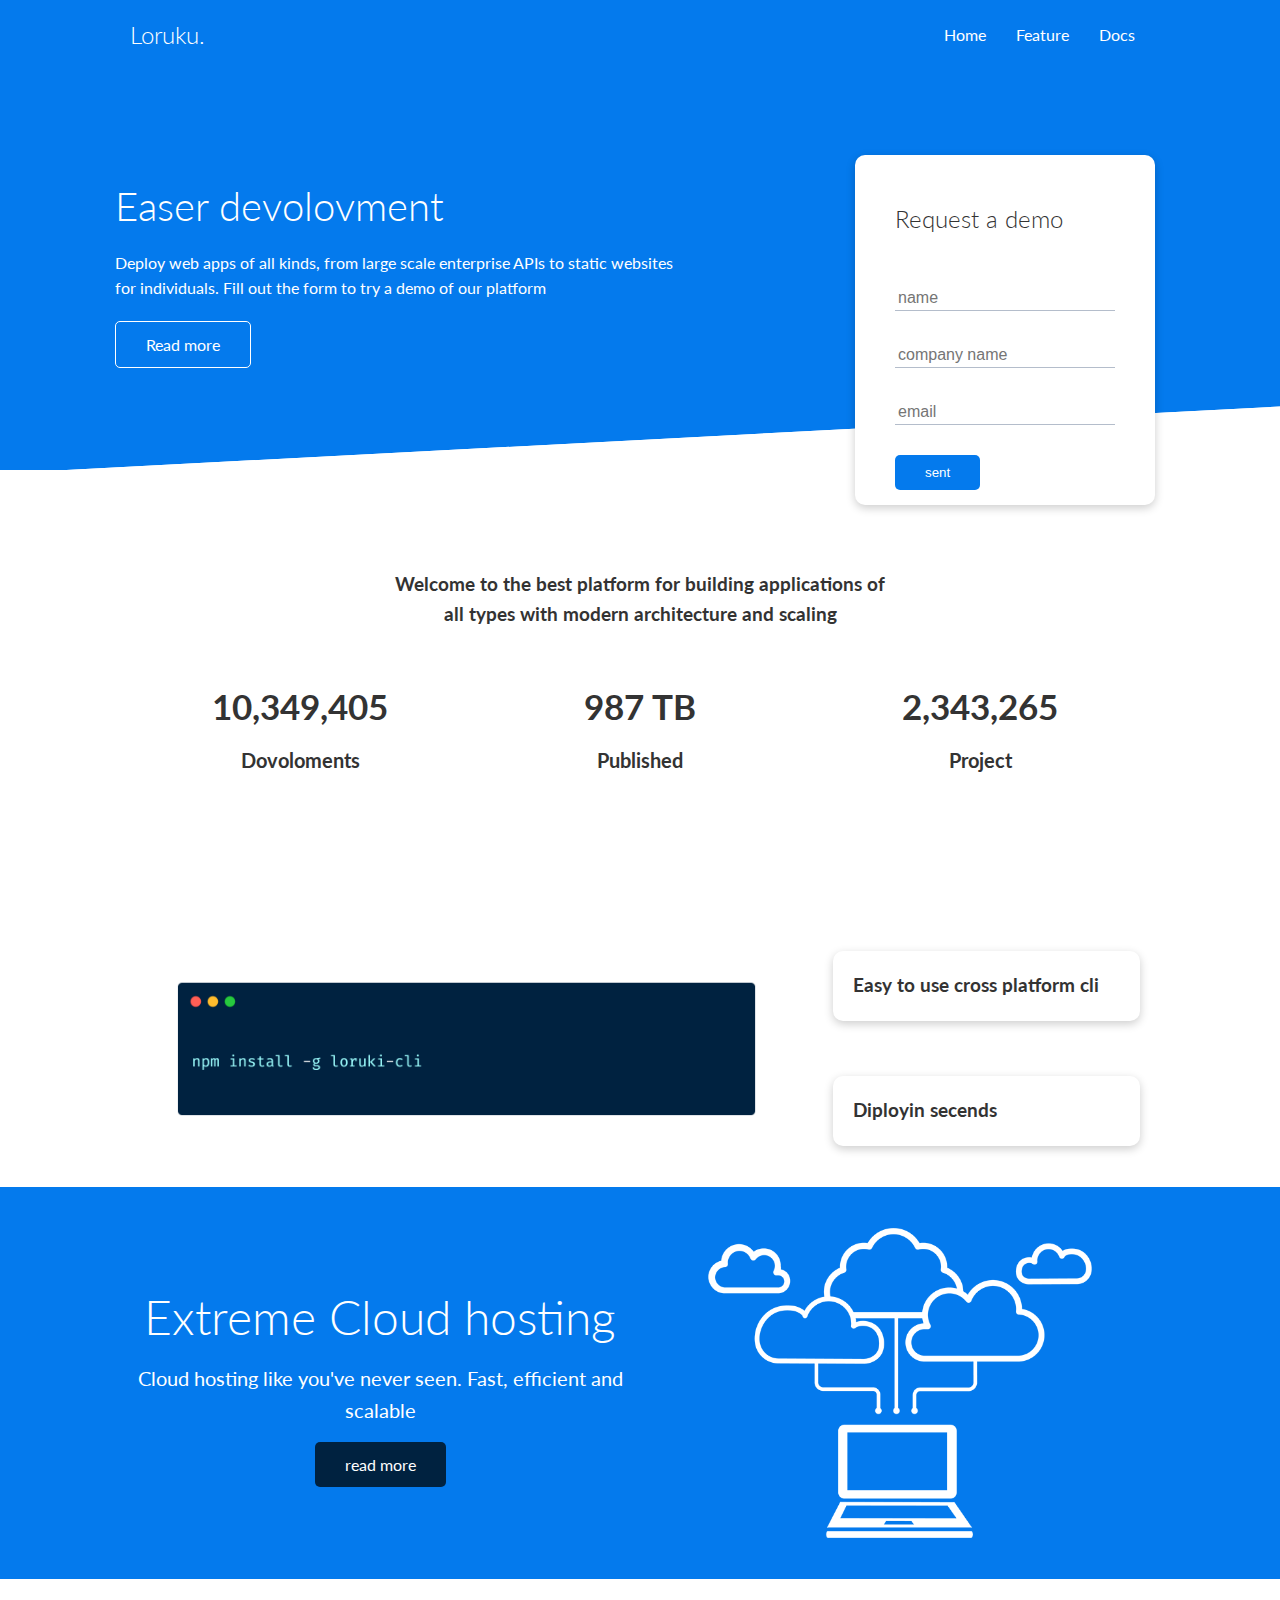
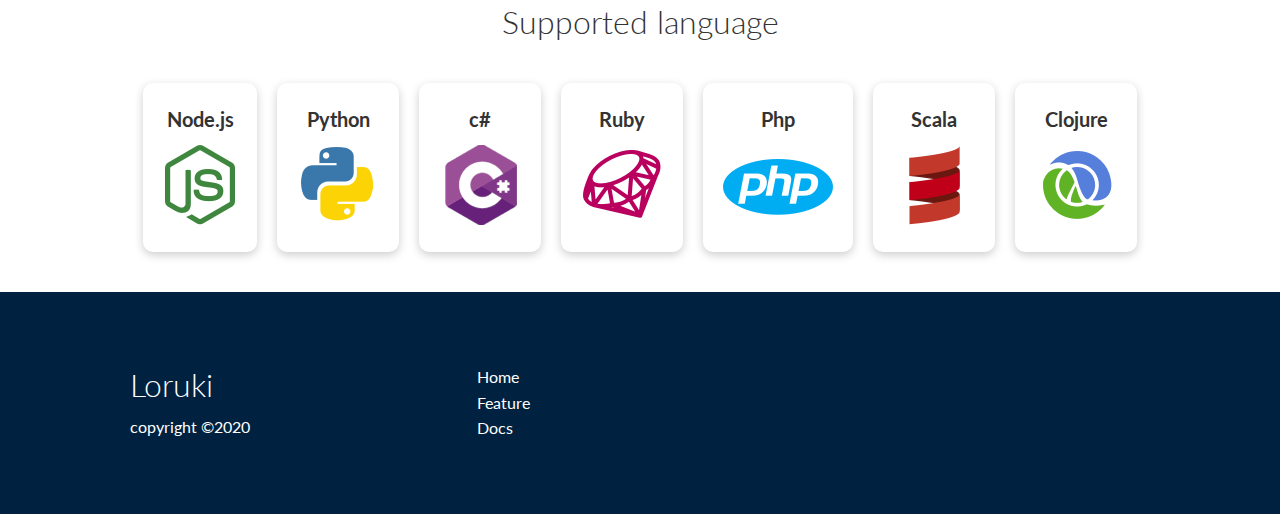
<file: index.html>
<!DOCTYPE html>
<html lang="en">

<head>
    <meta charset="UTF-8">
    <meta name="viewport" content="width=device-width, initial-scale=1.0">

    <link rel="stylesheet" href="https://cdnjs.cloudflare.com/ajax/libs/font-awesome/5.15.2/css/all.min.css"
        integrity="sha512-HK5fgLBL+xu6dm/Ii3z4xhlSUyZgTT9tuc/hSrtw6uzJOvgRr2a9jyxxT1ely+B+xFAmJKVSTbpM/CuL7qxO8w=="
        crossorigin="anonymous" />
    <link rel="stylesheet" href="utilitis.css">
    <link rel="stylesheet" href="css/style.css">

    <title>loruki</title>
</head>

<body>

    <!-- navar -->

    <div class="navbar">
        <div class="container flex">
            <h2 class="logo"> Loruku.</h2>

            <nav>
                <ul>
                    <li><a href="index.html">Home</a></li>
                    <li><a href="feature.html">Feature</a></li>
                    <li><a href="docs.html">Docs</a></li>
                </ul>
            </nav>
        </div>
    </div>

    <!-- showcase -->
    <section class="showcase">
        <div class="container grid">
            <div class="showcase-text">
                <h1>Easer devolovment </h1>
                <p>Deploy web apps of all kinds, from large scale enterprise APIs to static websites for individuals.
                    Fill out the form to
                    try a demo of our platform
                </p>
                <a href="feature.html" class="btn btn-outline">Read more</a>
            </div>

            <div class="showcase-form card">
                <h2>Request a demo</h2>
                <form netlify-honeypot="bot-field" name="contact" method="POST" data-netlify="true">
                    <input type="hidden" name="form-name" value="contact">
                    <p class="hidden">
                        <label>Don’t fill this out if you’re human: <input name="bot-field" /></label>
                    </p>
                    <div class="form-control">
                        <input type="text" name="name" placeholder="name" required>
                    </div>
                    <div class="form-control">
                        <input type="text" name="company" placeholder="company name" required>
                    </div>
                    <div class="form-control">
                        <input type="email" name="email" placeholder="email " required>
                    </div>
                    <input type="submit" value="sent" class="btn btn-primary">
                </form>
            </div>

        </div>
    </section>

    <!-- stats -->
    <section class="stats">
        <div class="container">
            <h3 class="stats-heading text-center my-1">Welcome to the best platform for building applications of all
                types with modern architecture and scaling</h3>

            <div class="grid grid-3 text-center my-4">
                <div>
                    <i class="fas fa-server fa-3x"></i>

                    <h3>10,349,405</h3>
                    <p class="text-secondary">Dovoloments</p>
                </div>
                <div>
                    <i class="fas fa-upload fa-3x"></i>
                    <h3>987 TB</h3>
                    <p class="text-secondary">Published</p>
                </div>
                <div>
                    <i class="fas fa-project-diagram fa-3x"></i>
                    <h3>2,343,265</h3>
                    <p class="text-secondary">Project</p>
                </div>

            </div>
        </div>
    </section>

    <!-- cli -->

    <section class="cli">
        <div class="container grid">
            <img src="images/cli.png" alt="">
            <div class="card">
                <h3>Easy to use cross platform cli</h3>
            </div>
            <div class="card">
                <h3>Diployin secends </h3>
            </div>

        </div>
    </section>
    <!-- cloud -->

    <section class="cloud bg-primary my-2 py-2">
        <div class="container grid">
            <div class="text-center">
                <h2 class="lg">Extreme Cloud hosting</h2>
                <p class="lead my-1">Cloud hosting like you've never seen. Fast, efficient and scalable</p>
                <a href="feature.html" class="btn btn-dark">read more </a>
            </div>

            <img src="images/cloud.png" alt="">
        </div>
    </section>
    <!-- language -->

    <section class="language">
        <h2 class="md text-center my-2">Supported language</h2>

        <div class="container flex">
            <div class="card">
                <h4>Node.js</h4>
                <img src="images/logos/node.png">
            </div>


            <div class="card">
                <h4>Python</h4>
                <img src="images/logos/python.png">
            </div>


            <div class="card">
                <h4>c#</h4>
                <img src="images/logos/csharp.png">
            </div>


            <div class="card">
                <h4>Ruby</h4>
                <img src="images/logos/ruby.png">
            </div>


            <div class="card">
                <h4>Php</h4>
                <img src="images/logos/php.png">
            </div>


            <div class="card">
                <h4>Scala</h4>
                <img src="images/logos/scala.png">
            </div>


            <div class="card">
                <h4>
                    Clojure
                </h4>
                <img src="images/logos/clojure.png">
            </div>
        </div>
    </section>

    <footer class="footer bg-dark py-5">
        <div class="container grid grid-3">
            <div>
                <h1>Loruki</h1>
                <p>copyright &copy;2020</p>
            </div>

            <nav>
                <ul>
                    <li><a href="index.html">Home</a></li>
                    <li><a href="feature.html">Feature</a></li>
                    <li><a href="docs.html">Docs</a></li>

                </ul>
            </nav>

            <div class="social">
                <a href="#"><i class="fab fa-github fa-2x"></i></a>
                <a href="#"><i class="fab fa-twitter fa-2x"></i></a>
                <a href="#"><i class="fab fa-facebook fa-2x"></i></a>
                <a href="#"><i class="fab fa-instagram fa-2x"></i></a>
            </div>
        </div>
    </footer>

</body>

</html>
</file>
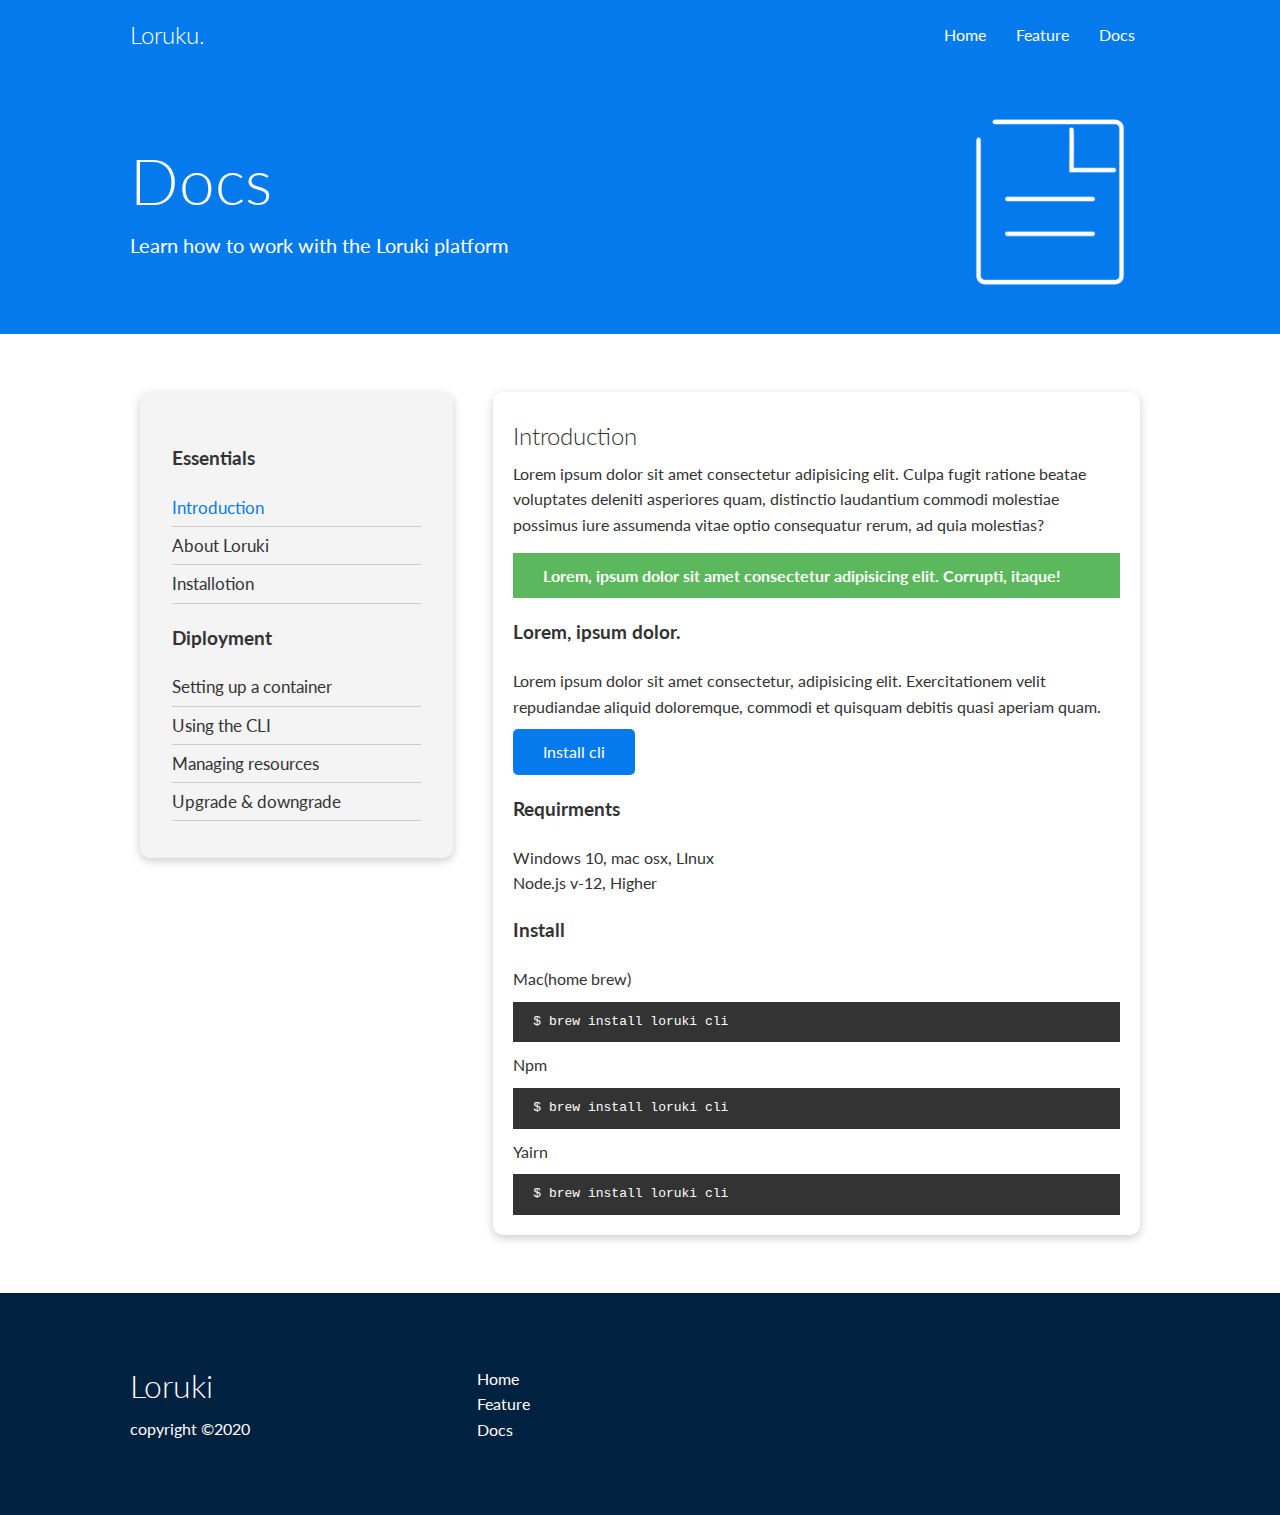
<file: docs.html>
<!DOCTYPE html>
<html lang="en">

<head>
    <meta charset="UTF-8">
    <meta name="viewport" content="width=device-width, initial-scale=1.0">

    <link rel="stylesheet" href="https://cdnjs.cloudflare.com/ajax/libs/font-awesome/5.15.2/css/all.min.css"
        integrity="sha512-HK5fgLBL+xu6dm/Ii3z4xhlSUyZgTT9tuc/hSrtw6uzJOvgRr2a9jyxxT1ely+B+xFAmJKVSTbpM/CuL7qxO8w=="
        crossorigin="anonymous" />
    <link rel="stylesheet" href="utilitis.css">
    <link rel="stylesheet" href="css/style.css">

    <title>loruki</title>
</head>

<body>

    <!-- navar -->

    <div class="navbar">
        <div class="container flex">
            <h2 class="logo"> Loruku.</h2>

            <nav>
                <ul>
                    <li><a href="index.html">Home</a></li>
                    <li><a href="feature.html">Feature</a></li>
                    <li><a href="docs.html">Docs</a></li>
                </ul>
            </nav>
        </div>
    </div>

    <!-- head -->
    <section class="docs-head bg-primary py-3">
        <div class="container grid">
            <div>
                <h1 class="xl">Docs</h1>
                <P class="lead"> Learn how to work with the Loruki platform
                </P>
            </div>
            <img src="images/docs.png" alt="">
        </div>

    </section>

    <!-- docs main -->

    <section class="docs-main my-4">
        <div class="container grid">
            <div class="card bg-light p-3">
                <h3 class="my-2">Essentials</h3>
                <nav>
                    <ul>
                        <li><a class="text-primary" href="#">Introduction</a></li>
                        <li><a href="#">About Loruki</a></li>
                        <li><a href="#">Installotion</a></li>
                    </ul>
                </nav>

                <h3 class="my-2">Diployment</h3>
                <nav>
                    <ul>
                        <li><a href="#">Setting up a container</a></li>
                        <li><a href="#">Using the CLI</a></li>
                        <li><a href="#">Managing resources</a></li>
                        <li><a href="#">Upgrade & downgrade</a></li>
                    </ul>
                </nav>
            </div>

            <div class="card">
                <h2>Introduction</h2>
                <p>Lorem ipsum dolor sit amet consectetur adipisicing elit. Culpa fugit ratione beatae voluptates
                    deleniti asperiores quam, distinctio laudantium commodi molestiae possimus iure assumenda vitae
                    optio consequatur rerum, ad quia molestias?</p>

                <div class="alert alert-success">
                    <i class="fas fa-info">
                    </i>Lorem, ipsum dolor sit amet consectetur adipisicing elit. Corrupti, itaque!
                </div>

                <h3>Lorem, ipsum dolor.</h3>
                <p>Lorem ipsum dolor sit amet consectetur, adipisicing elit. Exercitationem velit repudiandae aliquid
                    doloremque, commodi et quisquam debitis quasi aperiam quam.</p>
                <a href="#" class="btn btn-primary">Install cli</a>

                <h3>Requirments</h3>
                <ul>
                    <li>Windows 10, mac osx, LInux </li>
                    <li>Node.js v-12, Higher </li>
                </ul>

                <h3>Install</h3>
                <p>Mac(home brew)</p>
                <pre><code>$ brew install loruki cli</code></pre>
                <p>Npm</p>
                <pre><code>$ brew install loruki cli</code></pre>
                <p>Yairn</p>
                <pre><code>$ brew install loruki cli</code></pre>
            </div>
        </div>
    </section>




    <!-- footer -->

    <footer class="footer bg-dark py-5">
        <div class="container grid grid-3">
            <div>
                <h1>Loruki</h1>
                <p>copyright &copy;2020</p>
            </div>

            <nav>
                <ul>
                    <li><a href="index.html">Home</a></li>
                    <li><a href="feature.html">Feature</a></li>
                    <li><a href="docs.html">Docs</a></li>

                </ul>
            </nav>

            <div class="social">
                <a href="#"><i class="fab fa-github fa-2x"></i></a>
                <a href="#"><i class="fab fa-twitter fa-2x"></i></a>
                <a href="#"><i class="fab fa-facebook fa-2x"></i></a>
                <a href="#"><i class="fab fa-instagram fa-2x"></i></a>
            </div>
        </div>
    </footer>

</body>

</html>
</file>
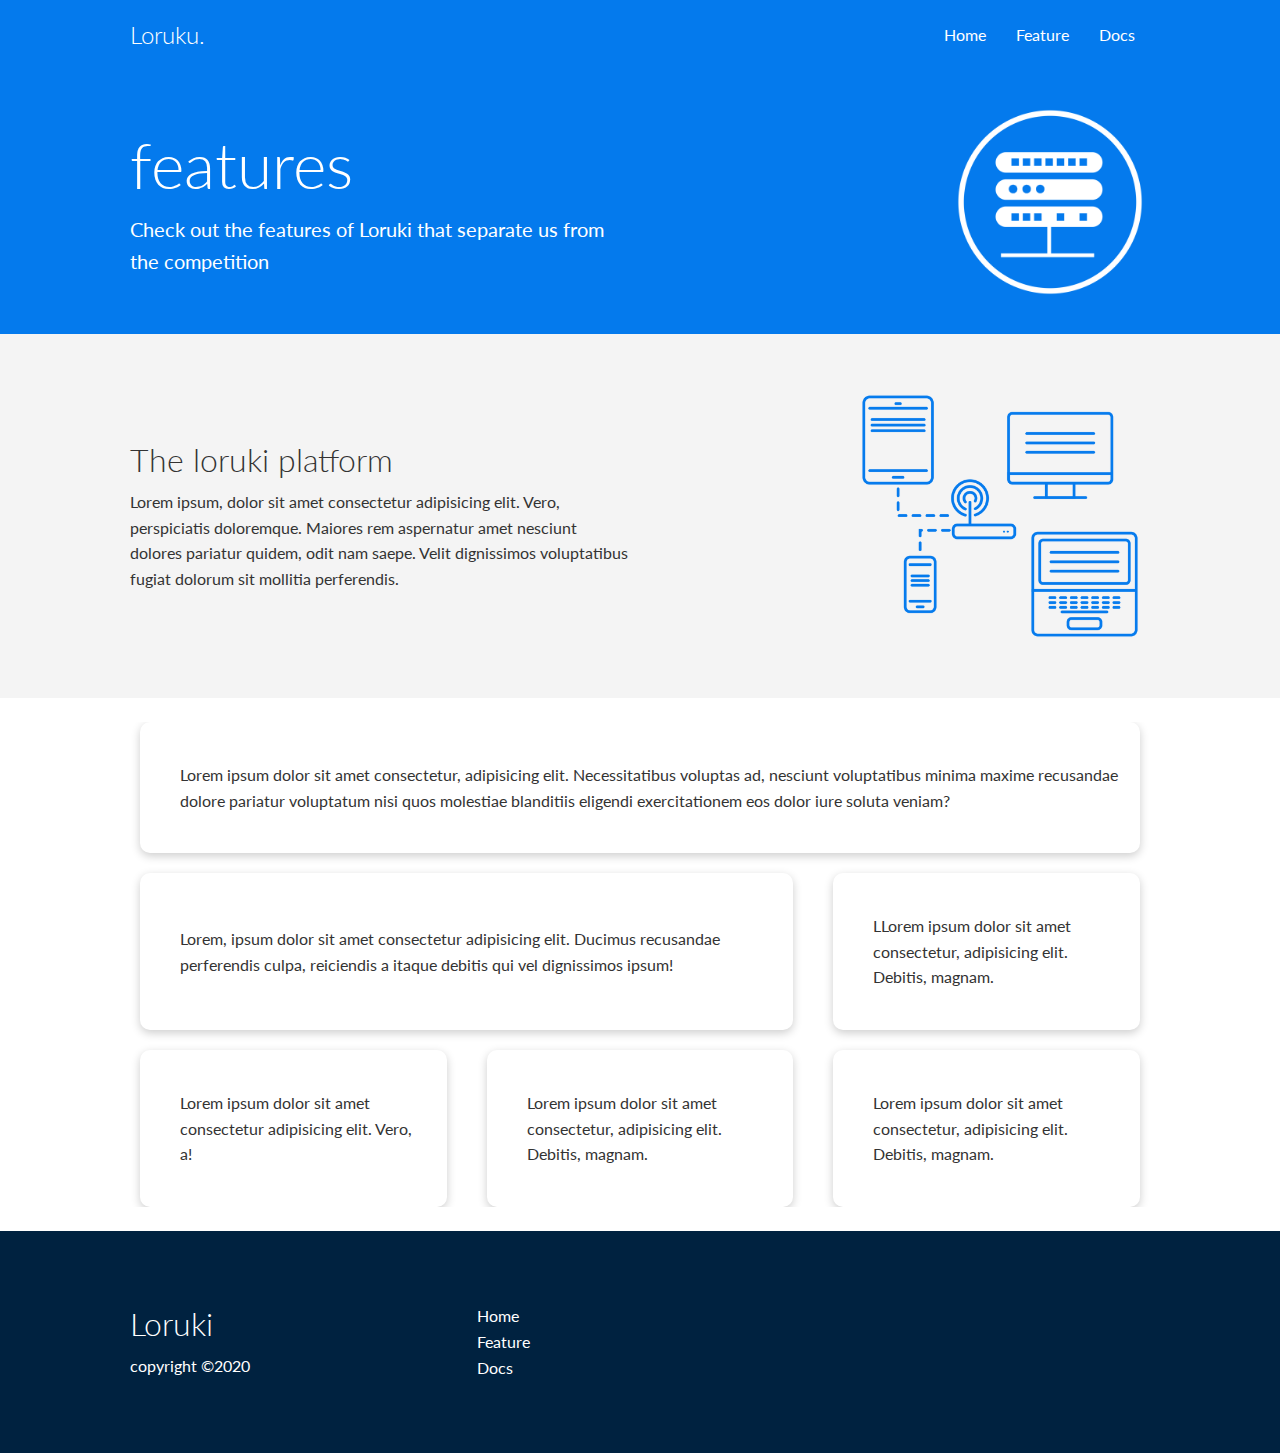
<file: feature.html>
<!DOCTYPE html>
<html lang="en">

<head>
    <meta charset="UTF-8">
    <meta name="viewport" content="width=device-width, initial-scale=1.0">

    <link rel="stylesheet" href="https://cdnjs.cloudflare.com/ajax/libs/font-awesome/5.15.2/css/all.min.css"
        integrity="sha512-HK5fgLBL+xu6dm/Ii3z4xhlSUyZgTT9tuc/hSrtw6uzJOvgRr2a9jyxxT1ely+B+xFAmJKVSTbpM/CuL7qxO8w=="
        crossorigin="anonymous" />
    <link rel="stylesheet" href="utilitis.css">
    <link rel="stylesheet" href="css/style.css">

    <title>loruki</title>
</head>

<body>

    <!-- navar -->

    <div class="navbar">
        <div class="container flex">
            <h2 class="logo"> Loruku.</h2>

            <nav>
                <ul>
                    <li><a href="index.html">Home</a></li>
                    <li><a href="feature.html">Feature</a></li>
                    <li><a href="docs.html">Docs</a></li>
                </ul>
            </nav>
        </div>
    </div>

    <!-- head -->
    <section class="features-head bg-primary py-3">
        <div class="container grid">
            <div>
                <h1 class="xl">features</h1>
                <P class="lead">Check out the features of Loruki that separate us from the competition
                </P>
            </div>
            <img src="images/server.png" alt="">
        </div>

    </section>

    <!-- subhead -->

    <section class="features-sub-head bg-light py-3">
        <div class="container grid">
            <div>
                <h1 class="md">The loruki platform</h1>
                <P>Lorem ipsum, dolor sit amet consectetur adipisicing elit. Vero, perspiciatis doloremque. Maiores rem
                    aspernatur amet nesciunt dolores pariatur quidem, odit nam saepe. Velit dignissimos voluptatibus
                    fugiat dolorum sit mollitia perferendis.
                </P>
            </div>
            <img src="images/server2.png" alt="">
        </div>


    </section>

    <!-- features main -->

    <section class="features-main my-2">
        <div class="container grid grid-3">
            <div class="card flex">
                <i class="fas fa-server fa-3x">

                </i>
                <p>Lorem ipsum dolor sit amet consectetur, adipisicing elit. Necessitatibus voluptas ad, nesciunt
                    voluptatibus minima maxime recusandae dolore pariatur voluptatum nisi quos molestiae blanditiis
                    eligendi exercitationem eos dolor iure soluta veniam?</p>
            </div>
            <div class="card flex">
                <i class="fas fa-network-wired fa-3x">

                </i>
                <p>Lorem, ipsum dolor sit amet consectetur adipisicing elit. Ducimus recusandae perferendis culpa,
                    reiciendis a itaque
                    debitis qui vel dignissimos ipsum!
                </p>
            </div>
            <div class="card flex">
                <i class="fas fa-laptop-code fa-3x">

                </i>
                <p>LLorem ipsum dolor sit amet consectetur, adipisicing elit. Debitis, magnam.</p>
            </div>
            <div class="card flex">
                <i class="fas fa-database fa-3x">

                </i>
                <p>Lorem ipsum dolor sit amet consectetur adipisicing elit. Vero, a!</p>
            </div>
            <div class="card flex">
                <i class="fas fa-power-off fa-3x">

                </i>
                <p>Lorem ipsum dolor sit amet consectetur, adipisicing elit. Debitis, magnam.</p>
            </div>
            <div class="card flex">
                <i class="fas fa-upload fa-3x">

                </i>
                <p>Lorem ipsum dolor sit amet consectetur, adipisicing elit. Debitis, magnam.</p>
            </div>
        </div>
    </section>
    <!-- footer -->

    <footer class="footer bg-dark py-5">
        <div class="container grid grid-3">
            <div>
                <h1>Loruki</h1>
                <p>copyright &copy;2020</p>
            </div>

            <nav>
                <ul>
                    <li><a href="index.html">Home</a></li>
                    <li><a href="feature.html">Feature</a></li>
                    <li><a href="docs.html">Docs</a></li>

                </ul>
            </nav>

            <div class="social">
                <a href="#"><i class="fab fa-github fa-2x"></i></a>
                <a href="#"><i class="fab fa-twitter fa-2x"></i></a>
                <a href="#"><i class="fab fa-facebook fa-2x"></i></a>
                <a href="#"><i class="fab fa-instagram fa-2x"></i></a>
            </div>
        </div>
    </footer>

</body>

</html>
</file>
<file: utilitis.css>
/* utilities */
.container {
max-width:1100px;
margin:0 auto;
overflow: auto;
padding:0 40px;
}

.card{
    background-color: #fff;
    color:#333;
    border-radius: 10px;
    box-shadow:0 3px 10px rgba(0,0,0,.2);
    padding:20px;
    margin:10px;

}


.btn{
    display:inline-block;
    padding:10px 30px;
    cursor: pointer;
    background-color:var(--primary-color);
    color:#fff;
    border:none;
    border-radius: 5px;
}

.btn-outline{
    background-color: transparent;
    border:1px solid #fff;
}

.btn:hover{
    transform: scale(.98);
}

/* background & color botton */

.bg-primary,
.btn-primary{
    background-color: var(--primary-color);
    color:#fff;
}
.bg-secendary,
.btn-secendary{
    background-color: var(--secendary-color);
    color:#fff;
}

.bg-dark,
.btn-dark{
    background-color: var(--dark-color);
    color:#fff;
}

.bg-primary a,
.btn-primary a,
.bg-secendary a,
.btn-secendary a,
.bg-dark a,
.btn-dark a{
    color:#fff;
}


.bg-light,
.btn-light{
    background-color: var(--light-color);
    color:#333;
}


/* text color */
.text-primary{
    color: var(--primary-color);
    
}
.text-secendary{
    color: var(--secendary-color);
   
}

.text-dark{
    color: var(--dark-color);
  
}




.text-light{
    color: var(--light-color);
    
}

/* text sizes */

.lead{
    font-size: 20px;
}
.sm{
    font-size: 1rem;
}
.md{
    font-size: 2rem;
}
.lg{
    font-size: 3rem;
}
.xl{
    font-size: 4rem;
}
.text-center{
    text-align: center;
}
/* alert */
.alert{
    background-color:var(--light-color);
    padding:10px 20px;
    font-weight: bold;
    margin:15px 0;

}

.alert i{
    margin-right: 10px;
}

.alert-success{
    background-color: var(--success-color);
    color:#fff;
}
.alert-{
    background-color: var(--error-color);
    color:#fff;
}



.flex {
    display: flex;
    justify-content: center;
    align-items: center;
    height:100%;
}

.grid{
    display:grid;
    grid-template-columns: repeat(2, 1fr);
    justify-content: center;
    align-items: center;
    height:100%;
    gap:20px;
}

.grid-3{
    grid-template-columns: repeat(3, 1fr);

}

/* margin */

.my-1{
    margin:1rem 0;
}
.my-2{
    margin:1.5rem 0;
}
.my-3{
    margin:2rem 0;
}
.my-4{
    margin:3rem 0;
}
.my-5{
    margin:4rem 0;
}

.m-1{
    margin:1rem ;}

.m-2{
    margin:1.5rem;}

.m-3{
    margin:2rem ;}

.m-4{
    margin:3rem ;}

.m-5{
    margin:4rem ;
}

/* padding */

.py-1{
    padding:1rem 0;
}
.py-2{
    padding:1.5rem 0;
}
.py-3{
    padding:2rem 0;
}
.py-4{
    padding:3rem 0;
}
.py-5{
    padding:4rem 0;
}

.p-1{
    padding:1rem ;}

.p-2{
    padding:1.5rem;}

.p-3{
    padding:2rem ;}

.p-4{
    padding:3rem ;}

.p-5{
    padding:4rem ;
}
</file>
<file: css/style.css>
@import url('https://fonts.googleapis.com/css2?family=Lato:wght@300&display=swap');


:root{
    --primary-color:#047aed;
    --secendary-color:#1c3fa8;
    --dark-color:#002240;
    --light-color:#f4f4f4;
    --success-color:#5cb85c;
    --error-color:#d9534f;
}
* {
    margin:0;
    padding:0;
    box-sizing: border-box;
}

body {
    font-family: 'Lato', sans-serif;
    color:#333;
    line-height: 1.6;
}

ul {
    list-style: none;
}

a {
    text-decoration: none;
    color:#333;
}

h1, h2 {
    line-height:1.2 ;
    font-weight: 300;
    margin:10px 0;
}

p {
  margin: 10px 0;
}

img {
    width:100%;
}

code, pre{
    background-color: #333;
    color:#fff;
    padding:10px;
}

.hidden{
    visibility: hidden;
    height:0;
}

/* navar */
.navbar {
    background-color:var(--primary-color);
    color:#fff;
    height:70px;
}

.navbar .flex {
    justify-content: space-between;
}

.navbar ul {
    display: flex;   
}

.navbar a {
    color:#fff;
    padding:10px;
    margin:0 5px;
}

.navbar a:hover {
    border:2px solid #fff;
}

/* showcase */

.showcase{
    height:400px;
    background-color:var(--primary-color);
    color:#fff;
    position:relative;
}

.showcase::before, 
.showcase::after{
    content:'';
    position: absolute;
    height:100px;
    bottom:-70px;
    right:0;
    left:0;
    background:#fff;
    transform: skewY(-3deg);
    -webkit-transform: skewY(-3deg);
    -moz-transform: skewY(-3deg);
    -ms-transform: skewY(-3deg);
}


.showcase .grid{
    grid-template-columns: 55% 45%;
    gap:30px;
    overflow: visible;
}

.showcase h1{
    font-size: 40px;
}

.showcase p{
    margin: 20px 0;
}

.showcase-text{
    animation: slideInFromLeft 1s ease-in;
}

.showcase-form{
    position: relative;
    top:60px;
    height:350px;
    width:300px;
    padding:40px;
    z-index:100;
    justify-self: flex-end;
      animation: slideInFromRight 1s ease-in;
}

.showcase-form .form-control{
    margin:30px 0;
}


.showcase-form input[type="text"],
.showcase-form input[type="email"]{
    border:0;
    border-bottom: #b4bdcb 1px solid;
    width:100%;
    padding:3px;
    font-size: 16px;
}

.showcase-form input:focus{
    outline:none;
}

/* stats */

.stats{
    padding:100px;
      animation: slideInFromBottom 1s ease-in;
}

.stats-heading{
    max-width: 500px;
    margin:auto;
}

.stats .grid h3{
    font-size:35px;
}

.stats .grid p{
    font-size: 20px;
    font-weight: bold;
}

/* cli */
.cli .grid{
    grid-template-columns: repeat(3,1fr);
    grid-template-rows: repeat(2, 1fr);
}

.cli .grid>*:first-child{
    grid-row: 1/ span 2;
    grid-column: 1/ span 2;
}

/* cloud */

.cloud .grid{
    grid-template-columns: repeat(4fr, 3fr);
}

/* language */

.language .card{
    margin:18px 10px 40px;
    text-align: center;
    transition: .2s ease-in;
}

.language .flex{
    flex-wrap: wrap;
}

.language .card h4{
    font-size: 20px;
    margin-bottom: 10px;
}

.language .card:hover{
    transform:translateY(-15px);
}

/* features */
.features-head img, .docs-head img{
    width:200px;
    justify-self: flex-end;}

.features-sub-head img{
    width:300px;
    justify-self: flex-end;
}

.features-main .card > i{
    margin-right:20px;

}
.features .grid{
    padding:30px;
}
.features-main .grid-3 >*:first-child{
    grid-column:1/  span 3;
}
.features-main .grid-3 >*:nth-child(2){
    grid-column:1/  span 2;
}

/* docs */

.docs-main h3{
    margin:20px 0;
}
.docs-main .grid{
    grid-template-columns: 1fr 2fr;
    align-items: flex-start;
}
.docs-main nav li{
    font-size: 17px;
    padding-bottom: 5px;
    margin-bottom: 5px;
    border-bottom: 1px solid #ccc;
}
.docs-main a:hover{
    font-weight: bold;
}


/* footer */
.footer .social a{
    margin:0 10px;
}

/* animation */

@keyframes slideInFromLeft{
    0%{
        transform: translateX(-100%);
    }
    100%{
        transform: translateX(0);
    }
}

@keyframes slideInFromRight{
    0%{
        transform: translateX(100%);
    }
    100%{
        transform: translateX(0);
    }
}

@keyframes slideInFromTop{
    0%{
        transform: translateY(-100%);
    }
    100%{
        transform: translateY(0);
    }
}

@keyframes slideInFromBottom{
    0%{
        transform: translateY(100%);
    }
    100%{
        transform: translateY(0);
    }
}

/* tablate & under */

@media(max-width:768px){
    .grid,
    .showcase .grid,
    .stats .grid ,
    .cloud .grid ,
    .cli .grid, .features-main .grid, .docs-main .grid{
        grid-template-columns: 1fr;
        grid-template-rows: 1fr;
    }
    .showcase{
        height:auto;
    }
    .showcase-text{
        text-align:center;
        margin-top:40px;
          animation: slideInFromTop 1s ease-in;
    }

    .showcase-form{
        justify-self: center;
        margin:auto;
          animation: slideInFromBottom 1s ease-in;
    }

    .cli .grid>*:first-child{
    grid-row: 1;
    grid-column: 1;

}
.features-head, .features-sub-head, .docs-head{
    text-align: center;
}
.features-head img, .features-sub-head img, .docs-head img{
    justify-self: center;
}

.features-main .grid > *:first-child,
.features-main .grid > *:nth-child(2){
    grid-column: 1;
}

}



/* mobile */

@media(max-width:500px){
    .navbar{
        height:110px;
    }
    .navbar .flex{
        flex-direction: column;
    }

    .navbar ul{
        padding:10px;
        background-color: rgba(0, 0, 0, .1);
    }
}
</file>
